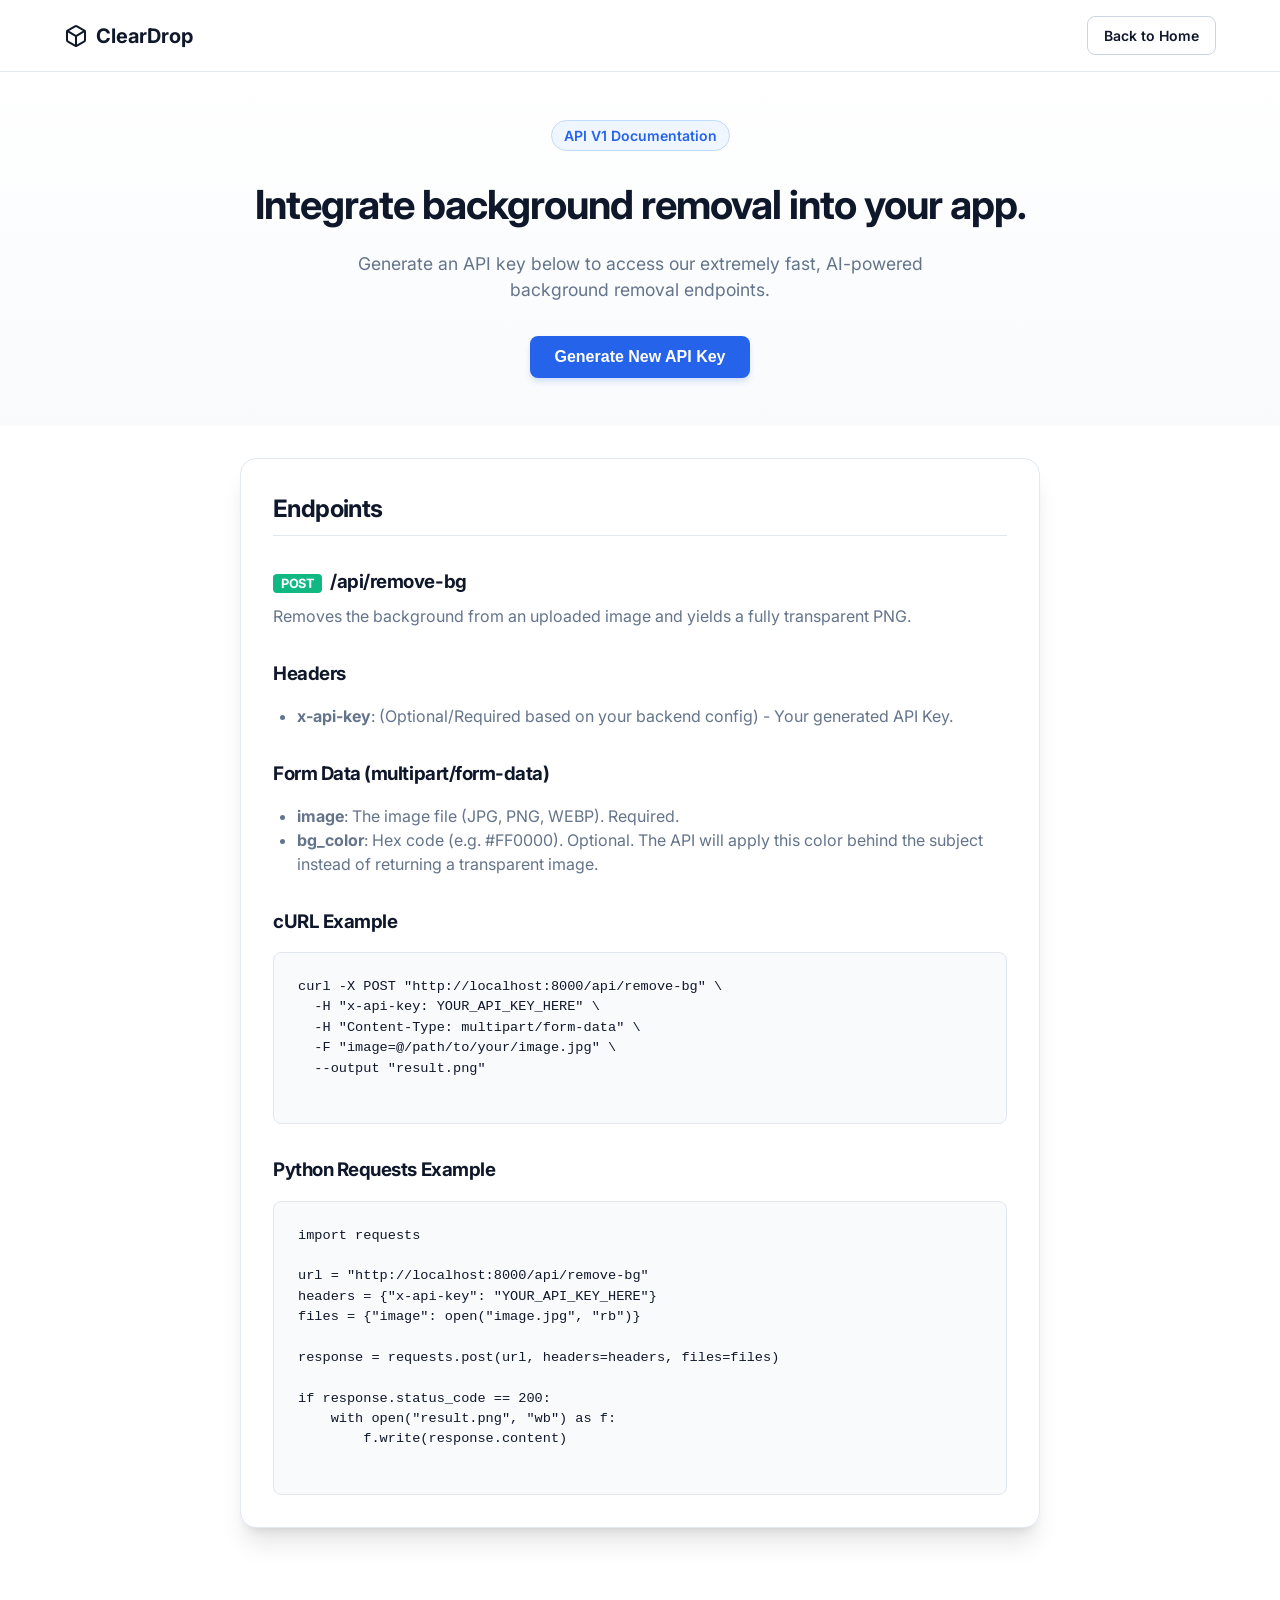
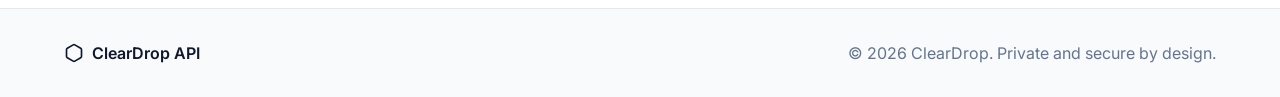
<file: static/api.html>
<!DOCTYPE html>
<html lang="en">
<head>
    <meta charset="UTF-8">
    <meta name="viewport" content="width=device-width, initial-scale=1.0">
    <title>ClearDrop API Documentation</title>
    <!-- Google Fonts: Inter -->
    <link rel="preconnect" href="https://fonts.googleapis.com">
    <link rel="preconnect" href="https://fonts.gstatic.com" crossorigin>
    <link href="https://fonts.googleapis.com/css2?family=Inter:wght@400;500;600;700;800&display=swap" rel="stylesheet">
    <!-- Custom CSS -->
    <link rel="stylesheet" href="/static/style.css">
</head>
<body>
    <!-- Navigation -->
    <nav class="navbar">
        <div class="nav-container">
            <a href="/" class="logo">
                <svg width="24" height="24" viewBox="0 0 24 24" fill="none" stroke="currentColor" stroke-width="2" stroke-linecap="round" stroke-linejoin="round"><path d="M21 16V8a2 2 0 0 0-1-1.73l-7-4a2 2 0 0 0-2 0l-7 4A2 2 0 0 0 3 8v8a2 2 0 0 0 1 1.73l7 4a2 2 0 0 0 2 0l7-4A2 2 0 0 0 21 16z"></path><polyline points="3.27 6.96 12 12.01 20.73 6.96"></polyline><line x1="12" y1="22.08" x2="12" y2="12"></line></svg>
                ClearDrop
            </a>
            <div class="nav-links">
                <a href="/" class="btn btn-outline btn-sm">Back to Home</a>
            </div>
        </div>
    </nav>

    <!-- Hero Section -->
    <header class="hero" style="padding: 3rem 0; border-bottom: none;">
        <div class="container" style="text-align: center;">
            <span class="badge new-badge">API V1 Documentation</span>
            <h1 style="font-size: 2.5rem; margin-bottom: 1rem;">Integrate background removal into your app.</h1>
            <p style="max-width: 600px; margin: 0 auto; font-size: 1.1rem;">Generate an API key below to access our extremely fast, AI-powered background removal endpoints.</p>
            
            <button id="generate-key-btn" class="btn btn-primary" style="margin-top: 2rem;">Generate New API Key</button>
            <div id="api-key-container" style="max-width: 600px; margin: 0 auto;"></div>
            <div id="error-message" class="error-toast hidden"></div>
        </div>
    </header>

    <!-- Documentation Section -->
    <section class="value-props" style="padding-top: 2rem;">
        <div class="container">
            <div class="app-card" style="max-width: 800px; margin: 0 auto;">
                <h2 style="margin-bottom: 0.5rem;">Endpoints</h2>
                <hr style="border: none; border-top: 1px solid var(--border-color); margin-bottom: 2rem;">

                <div style="margin-bottom: 2rem;">
                    <h3><span style="background: #10b981; color: white; padding: 2px 8px; border-radius: 4px; font-size: 0.8rem; margin-right: 8px;">POST</span>/api/remove-bg</h3>
                    <p style="margin-top: 0.5rem;">Removes the background from an uploaded image and yields a fully transparent PNG.</p>
                </div>

                <h3 style="margin-bottom: 1rem;">Headers</h3>
                <ul style="margin-left: 1.5rem; margin-bottom: 2rem; color: var(--text-secondary);">
                    <li><strong>x-api-key</strong>: (Optional/Required based on your backend config) - Your generated API Key.</li>
                </ul>

                <h3 style="margin-bottom: 1rem;">Form Data (multipart/form-data)</h3>
                <ul style="margin-left: 1.5rem; margin-bottom: 2rem; color: var(--text-secondary);">
                    <li><strong>image</strong>: The image file (JPG, PNG, WEBP). Required.</li>
                    <li><strong>bg_color</strong>: Hex code (e.g. #FF0000). Optional. The API will apply this color behind the subject instead of returning a transparent image.</li>
                </ul>

                <h3 style="margin-bottom: 1rem;">cURL Example</h3>
                <pre style="background: var(--bg-color); padding: 1.5rem; border-radius: 8px; overflow-x: auto; font-family: monospace; font-size: 0.85rem; border: 1px solid var(--border-color);">
curl -X POST "http://localhost:8000/api/remove-bg" \
  -H "x-api-key: YOUR_API_KEY_HERE" \
  -H "Content-Type: multipart/form-data" \
  -F "image=@/path/to/your/image.jpg" \
  --output "result.png"
                </pre>

                <h3 style="margin-top: 2rem; margin-bottom: 1rem;">Python Requests Example</h3>
                <pre style="background: var(--bg-color); padding: 1.5rem; border-radius: 8px; overflow-x: auto; font-family: monospace; font-size: 0.85rem; border: 1px solid var(--border-color);">
import requests

url = "http://localhost:8000/api/remove-bg"
headers = {"x-api-key": "YOUR_API_KEY_HERE"}
files = {"image": open("image.jpg", "rb")}

response = requests.post(url, headers=headers, files=files)

if response.status_code == 200:
    with open("result.png", "wb") as f:
        f.write(response.content)
                </pre>
            </div>
        </div>
    </section>

    <!-- Footer -->
    <footer class="footer">
        <div class="container footer-content">
            <div class="footer-logo">
                <svg width="20" height="20" viewBox="0 0 24 24" fill="none" stroke="currentColor" stroke-width="2" stroke-linecap="round" stroke-linejoin="round"><path d="M21 16V8a2 2 0 0 0-1-1.73l-7-4a2 2 0 0 0-2 0l-7 4A2 2 0 0 0 3 8v8a2 2 0 0 0 1 1.73l7 4a2 2 0 0 0 2 0l7-4A2 2 0 0 0 21 16z"></path></svg>
                ClearDrop API
            </div>
            <p>&copy; 2026 ClearDrop. Private and secure by design.</p>
        </div>
    </footer>

    <script src="/static/api.js"></script>
</body>
</html>
</file>
<file: static/style.css>
:root {
    --primary: #2563eb;
    --primary-hover: #1d4ed8;
    --bg-color: #f8fafc;
    --card-bg: #ffffff;
    --text-primary: #0f172a;
    --text-secondary: #64748b;
    --border-color: #e2e8f0;
    --success: #10b981;
    --error: #ef4444;
}

* {
    box-sizing: border-box;
    margin: 0;
    padding: 0;
}

body {
    font-family: 'Inter', -apple-system, BlinkMacSystemFont, "Segoe UI", Roboto, sans-serif;
    background-color: var(--bg-color);
    color: var(--text-primary);
    line-height: 1.5;
    -webkit-font-smoothing: antialiased;
}

a {
    text-decoration: none;
    color: inherit;
}

.container {
    width: 100%;
    max-width: 1200px;
    margin: 0 auto;
    padding: 0 1.5rem;
}

/* Typography */
h1, h2, h3 {
    letter-spacing: -0.025em;
    font-weight: 700;
}

p {
    color: var(--text-secondary);
}

/* Navigation */
.navbar {
    background-color: var(--card-bg);
    border-bottom: 1px solid var(--border-color);
    padding: 1rem 0;
    position: sticky;
    top: 0;
    z-index: 100;
}

.nav-container {
    display: flex;
    justify-content: space-between;
    align-items: center;
    max-width: 1200px;
    margin: 0 auto;
    padding: 0 1.5rem;
}

.logo {
    display: flex;
    align-items: center;
    gap: 0.5rem;
    font-weight: 700;
    font-size: 1.25rem;
    color: var(--text-primary);
}

/* Buttons */
.btn {
    display: inline-flex;
    align-items: center;
    justify-content: center;
    gap: 0.5rem;
    padding: 0.75rem 1.5rem;
    border-radius: 8px;
    font-weight: 600;
    cursor: pointer;
    transition: all 0.2s;
    border: none;
    font-size: 1rem;
}

.btn-sm {
    padding: 0.5rem 1rem;
    font-size: 0.875rem;
}

.btn-primary {
    background-color: var(--primary);
    color: white;
    box-shadow: 0 4px 6px -1px rgba(37, 99, 235, 0.2);
}

.btn-primary:hover {
    background-color: var(--primary-hover);
    transform: translateY(-1px);
    box-shadow: 0 6px 8px -1px rgba(37, 99, 235, 0.3);
}

.btn-outline {
    background-color: transparent;
    border: 1px solid #cbd5e1;
    color: var(--text-primary);
}

.btn-outline:hover {
    background-color: #f1f5f9;
}

/* Hero Section */
.hero {
    padding: 5rem 0 6rem 0;
    background: linear-gradient(180deg, #ffffff 0%, #f8fafc 100%);
    border-bottom: 1px solid var(--border-color);
}

.hero-container {
    display: grid;
    grid-template-columns: 1fr 1fr;
    gap: 4rem;
    align-items: center;
}

.new-badge {
    display: inline-block;
    padding: 0.25rem 0.75rem;
    background-color: #eff6ff;
    color: var(--primary);
    border-radius: 9999px;
    font-size: 0.875rem;
    font-weight: 600;
    margin-bottom: 1.5rem;
    border: 1px solid #bfdbfe;
}

.hero-content h1 {
    font-size: 3.5rem;
    line-height: 1.1;
    margin-bottom: 1.5rem;
    color: #0f172a;
}

.hero-content p {
    font-size: 1.25rem;
    margin-bottom: 2rem;
    max-width: 90%;
}

.features-list {
    display: flex;
    flex-direction: column;
    gap: 1rem;
}

.feature-item {
    display: flex;
    align-items: center;
    gap: 0.75rem;
    font-weight: 500;
    color: var(--text-primary);
}

/* App Card (The Tool) */
.app-card {
    background: var(--card-bg);
    border-radius: 16px;
    box-shadow: 0 20px 25px -5px rgba(0, 0, 0, 0.1), 0 8px 10px -6px rgba(0, 0, 0, 0.1);
    border: 1px solid var(--border-color);
    padding: 2rem;
    width: 100%;
}

.tool-options {
    display: flex;
    justify-content: space-between;
    align-items: center;
    margin-bottom: 1.5rem;
    padding-bottom: 1rem;
    border-bottom: 1px solid var(--border-color);
}

.tool-options label {
    font-weight: 600;
    font-size: 0.875rem;
}

.color-picker-wrapper {
    display: flex;
    align-items: center;
    gap: 0.75rem;
}

.color-picker {
    -webkit-appearance: none;
    -moz-appearance: none;
    appearance: none;
    width: 36px;
    height: 36px;
    background-color: transparent;
    border: none;
    cursor: pointer;
    padding: 0;
}

.color-picker::-webkit-color-swatch {
    border-radius: 8px;
    border: 1px solid var(--border-color);
}

.color-picker::-moz-color-swatch {
    border-radius: 8px;
    border: 1px solid var(--border-color);
}

.color-hint {
    font-size: 0.75rem;
    color: var(--text-secondary);
}

/* Workspace Views */
.hidden {
    display: none !important;
}

.active-view {
    animation: fadeIn 0.3s ease-out forwards;
}

@keyframes fadeIn {
    from { opacity: 0; transform: translateY(5px); }
    to { opacity: 1; transform: translateY(0); }
}

/* Upload Area */
.upload-content {
    border: 2px dashed #94a3b8;
    border-radius: 12px;
    padding: 3rem 2rem;
    text-align: center;
    cursor: pointer;
    background-color: #f8fafc;
    transition: all 0.2s ease;
}

.upload-content:hover, .upload-content.dragover {
    border-color: var(--primary);
    background-color: #eff6ff;
}

.icon-circle {
    width: 64px;
    height: 64px;
    background: white;
    border-radius: 50%;
    display: flex;
    align-items: center;
    justify-content: center;
    margin: 0 auto 1.5rem auto;
    color: var(--primary);
    box-shadow: 0 4px 6px -1px rgba(0,0,0,0.05);
}

.upload-content h3 {
    font-size: 1.25rem;
    margin-bottom: 0.5rem;
}

.browse-text {
    color: var(--primary);
    font-weight: 600;
}

.file-limits {
    display: block;
    margin-top: 1rem;
    font-size: 0.75rem;
    color: var(--text-secondary);
}

/* Loading Area */
.loading-area {
    text-align: center;
    padding: 3rem 0;
}

.spinner {
    width: 48px;
    height: 48px;
    border: 3px solid #e2e8f0;
    border-top-color: var(--primary);
    border-radius: 50%;
    animation: spin 1s linear infinite;
    margin: 0 auto 1.5rem auto;
}

@keyframes spin {
    to { transform: rotate(360deg); }
}

/* Result Area */
.result-area {
    width: 100%;
}

.image-comparison {
    width: 100%;
    border-radius: 8px;
    overflow: hidden;
    margin-bottom: 1.5rem;
}

.image-wrapper {
    width: 100%;
    position: relative;
    aspect-ratio: 4/3;
    display: flex;
    align-items: center;
    justify-content: center;
    border: 1px solid var(--border-color);
    border-radius: 8px;
}

.image-wrapper img {
    max-width: 100%;
    max-height: 100%;
    object-fit: contain;
}

.checkerboard-bg {
    background-color: #f8fafc;
    background-image:  linear-gradient(45deg, #e2e8f0 25%, transparent 25%), linear-gradient(-45deg, #e2e8f0 25%, transparent 25%), linear-gradient(45deg, transparent 75%, #e2e8f0 75%), linear-gradient(-45deg, transparent 75%, #e2e8f0 75%);
    background-size: 20px 20px;
    background-position: 0 0, 0 10px, 10px -10px, -10px 0px;
}

.actions {
    display: grid;
    grid-template-columns: 1fr 1fr;
    gap: 1rem;
}

/* Value Props */
.value-props {
    padding: 5rem 0;
    background: white;
}

.section-title {
    text-align: center;
    font-size: 2.25rem;
    margin-bottom: 3rem;
}

.grid-3 {
    display: grid;
    grid-template-columns: repeat(3, 1fr);
    gap: 2rem;
}

.prop-card {
    padding: 2rem;
    background: var(--bg-color);
    border-radius: 12px;
    border: 1px solid var(--border-color);
}

.prop-icon {
    font-size: 2rem;
    margin-bottom: 1rem;
}

.prop-card h3 {
    font-size: 1.25rem;
    margin-bottom: 0.75rem;
}

/* API Key Display */
.api-key-display {
    padding: 1rem 1.5rem;
    background: #ecfdf5;
    border: 1px solid #10b981;
    border-radius: 8px;
    color: #047857;
    margin-top: 1rem;
    font-family: monospace;
    font-size: 0.875rem;
    word-break: break-all;
}

/* Toast */
.error-toast {
    position: absolute;
    bottom: -60px;
    left: 50%;
    transform: translateX(-50%);
    background: var(--error);
    color: white;
    padding: 0.75rem 1.5rem;
    border-radius: 8px;
    font-weight: 500;
    font-size: 0.875rem;
    box-shadow: 0 10px 15px -3px rgba(0, 0, 0, 0.1);
    z-index: 100;
    transition: all 0.3s ease;
    opacity: 0;
}

.error-toast.show {
    bottom: 20px;
    opacity: 1;
}

/* Footer */
.footer {
    border-top: 1px solid var(--border-color);
    padding: 2rem 0;
    background: var(--bg-color);
}

.footer-content {
    display: flex;
    justify-content: space-between;
    align-items: center;
}

.footer-logo {
    display: flex;
    align-items: center;
    gap: 0.5rem;
    font-weight: 600;
    color: var(--text-primary);
}

/* Responsive */
@media (max-width: 900px) {
    .hero-container {
        grid-template-columns: 1fr;
        gap: 3rem;
        text-align: center;
    }
    
    .features-list {
        align-items: center;
    }
    
    .hero-content h1 {
        font-size: 2.5rem;
    }
    
    .hero-content p {
        max-width: 100%;
    }
    
    .grid-3 {
        grid-template-columns: 1fr;
    }
    
    .footer-content {
        flex-direction: column;
        gap: 1rem;
        text-align: center;
    }
}
</file>
